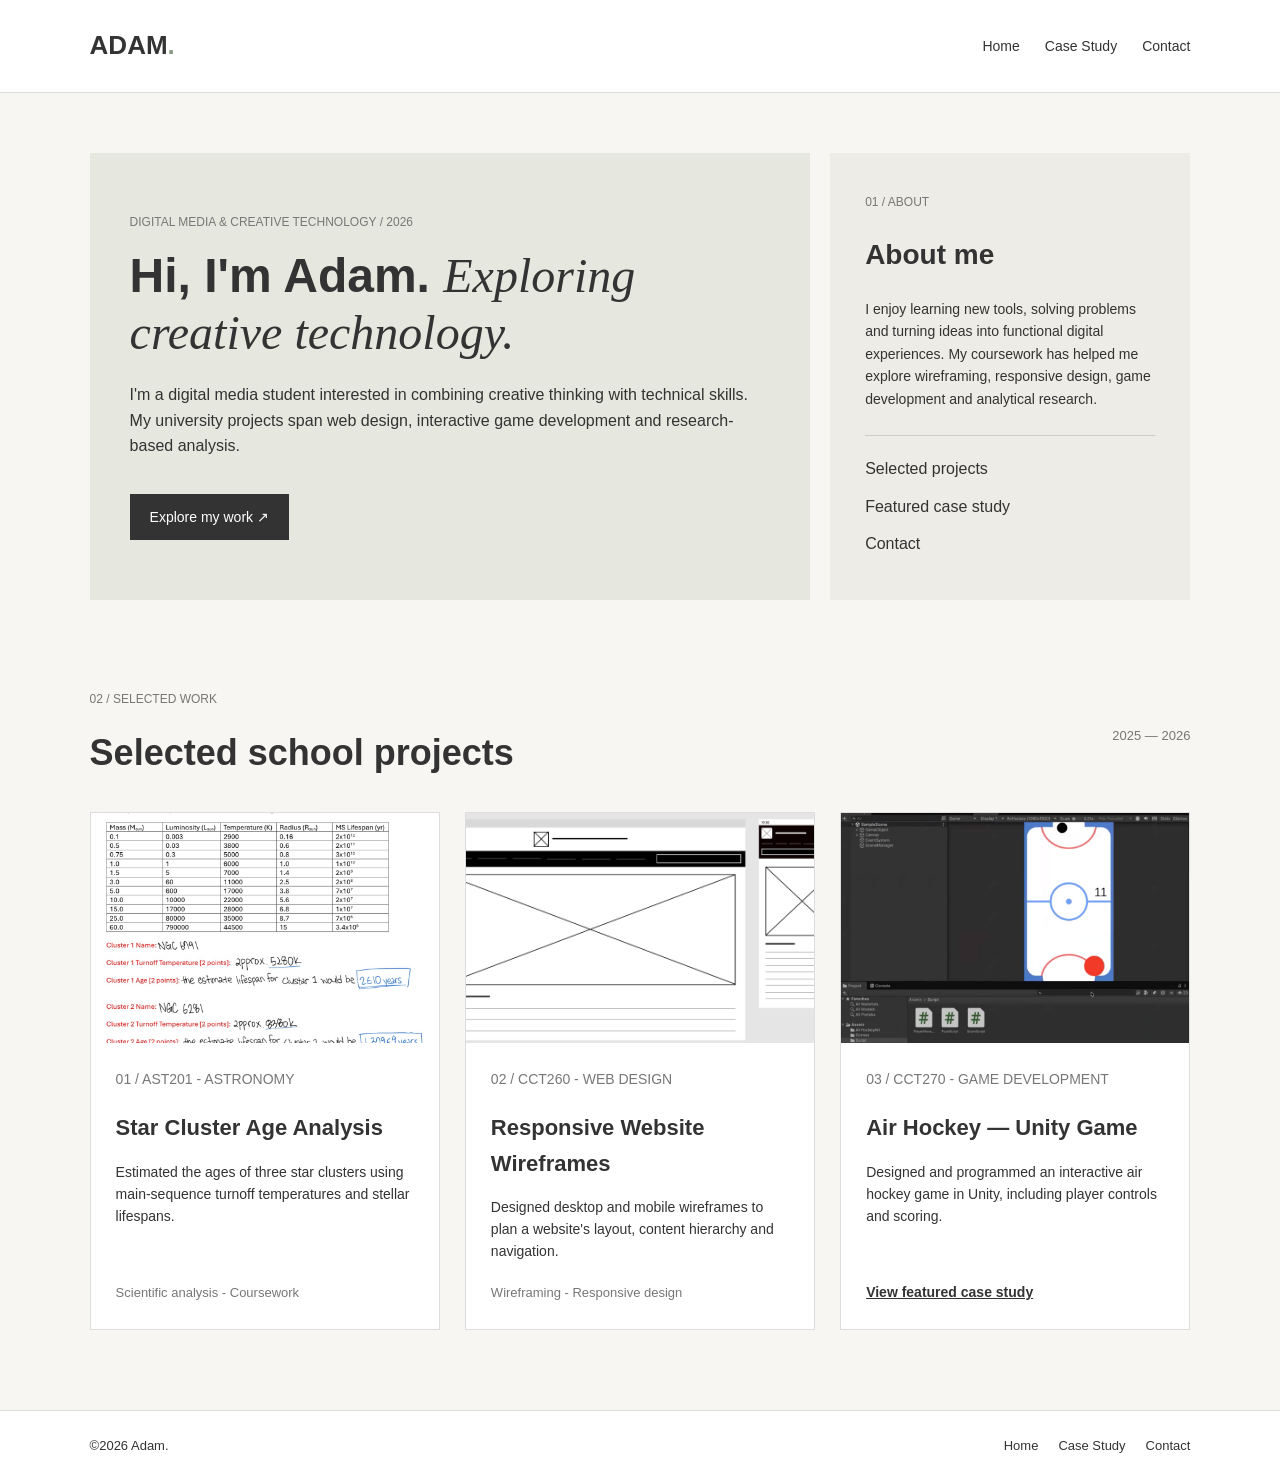
<file: index.html>
<!DOCTYPE html>
<html lang="en">

<head>
  <meta charset="UTF-8">
  <meta name="viewport" content="width=device-width, initial-scale=1.0">
  <title>Adam_CCT360_Project_1</title>
  <link rel="stylesheet" href="css/style.css">
</head>

<body>

  <header class="site-header">

    <a class="logo" href="index.html">ADAM<span class="dot">.</span></a>

    <nav class="main-nav" aria-label="Main navigation">
      <a href="index.html" aria-current="page">Home</a>
      <a href="detail.html">Case Study</a>
      <a href="index.html#contact">Contact</a>
    </nav>

  </header>

  <main>

    <section class="hero-grid" aria-label="Introduction">

      <div class="hero-primary">
        <p class="eyebrow">DIGITAL MEDIA & CREATIVE TECHNOLOGY / 2026</p>
        <h1>Hi, I'm Adam. <em>Exploring creative technology.</em></h1>
        <p class="intro">I'm a digital media student interested in combining creative thinking with technical skills. My university projects span web design, interactive game development and research-based analysis.</p>
        <a class="button button-dark" href="#work">Explore my work <span aria-hidden="true">↗</span></a>
      </div>

      <aside class="hero-secondary">
        <span class="side-index">01 / ABOUT</span>
        <h2>About me</h2>
        <p>I enjoy learning new tools, solving problems and turning ideas into functional digital experiences. My coursework has helped me explore wireframing, responsive design, game development and analytical research.</p>
        <div class="quick-links">
          <a href="#work">Selected projects</a>
          <a href="detail.html">Featured case study</a>
          <a href="index.html#contact">Contact</a>
        </div>
      </aside>

    </section>

    <section class="work-section" id="work">

      <div class="section-heading">
        <div>
          <p class="eyebrow">02 / SELECTED WORK</p>
          <h2>Selected school projects</h2>
        </div>
        <span class="muted">2025 — 2026</span>
      </div>

      <div class="cards-gallery">

        <article class="card">

          <div class="card-image">
            <img src="images/star_clusters.jpg" alt="AST201 worksheet showing star cluster turnoff temperatures and estimated ages" loading="lazy">
          </div>

          <div class="card-content">
            <p class="eyebrow">01 / AST201 - ASTRONOMY</p>
            <h3>Star Cluster Age Analysis</h3>
            <p>Estimated the ages of three star clusters using main-sequence turnoff temperatures and stellar lifespans.</p>
            <span class="project-label">Scientific analysis - Coursework</span>
          </div>

        </article>

        <article class="card">

          <div class="card-image">
            <img src="images/wireframe.jpg" alt="CCT260 black-and-white desktop and mobile website wireframes" loading="lazy">
          </div>

          <div class="card-content">
            <p class="eyebrow">02 / CCT260 - WEB DESIGN</p>
            <h3>Responsive Website Wireframes</h3>
            <p>Designed desktop and mobile wireframes to plan a website's layout, content hierarchy and navigation.</p>
            <span class="project-label">Wireframing - Responsive design</span>
          </div>

        </article>

        <article class="card">

          <a class="card-image" href="detail.html" aria-label="View Air Hockey game case study"><img src="images/air_hockey.jpg" alt="Unity editor showing Adam's mobile air hockey game and C-sharp scripts" loading="lazy"></a>
          <div class="card-content">
            <p class="eyebrow">03 / CCT270 - GAME DEVELOPMENT</p>
            <h3>Air Hockey — Unity Game</h3>
            <p>Designed and programmed an interactive air hockey game in Unity, including player controls and scoring.</p>
            <a class="text-link" href="detail.html">View featured case study</a>
          </div>

        </article>
      </div>
    </section>
  </main>

  <footer class="site-footer" id="contact">
    <span>©2026 Adam.</span>
    <div>
      <a href="index.html">Home</a>
      <a href="detail.html">Case Study</a>
      <a href="index.html#contact">Contact</a>
    </div>
  </footer>
  
</body>
</html>
</file>
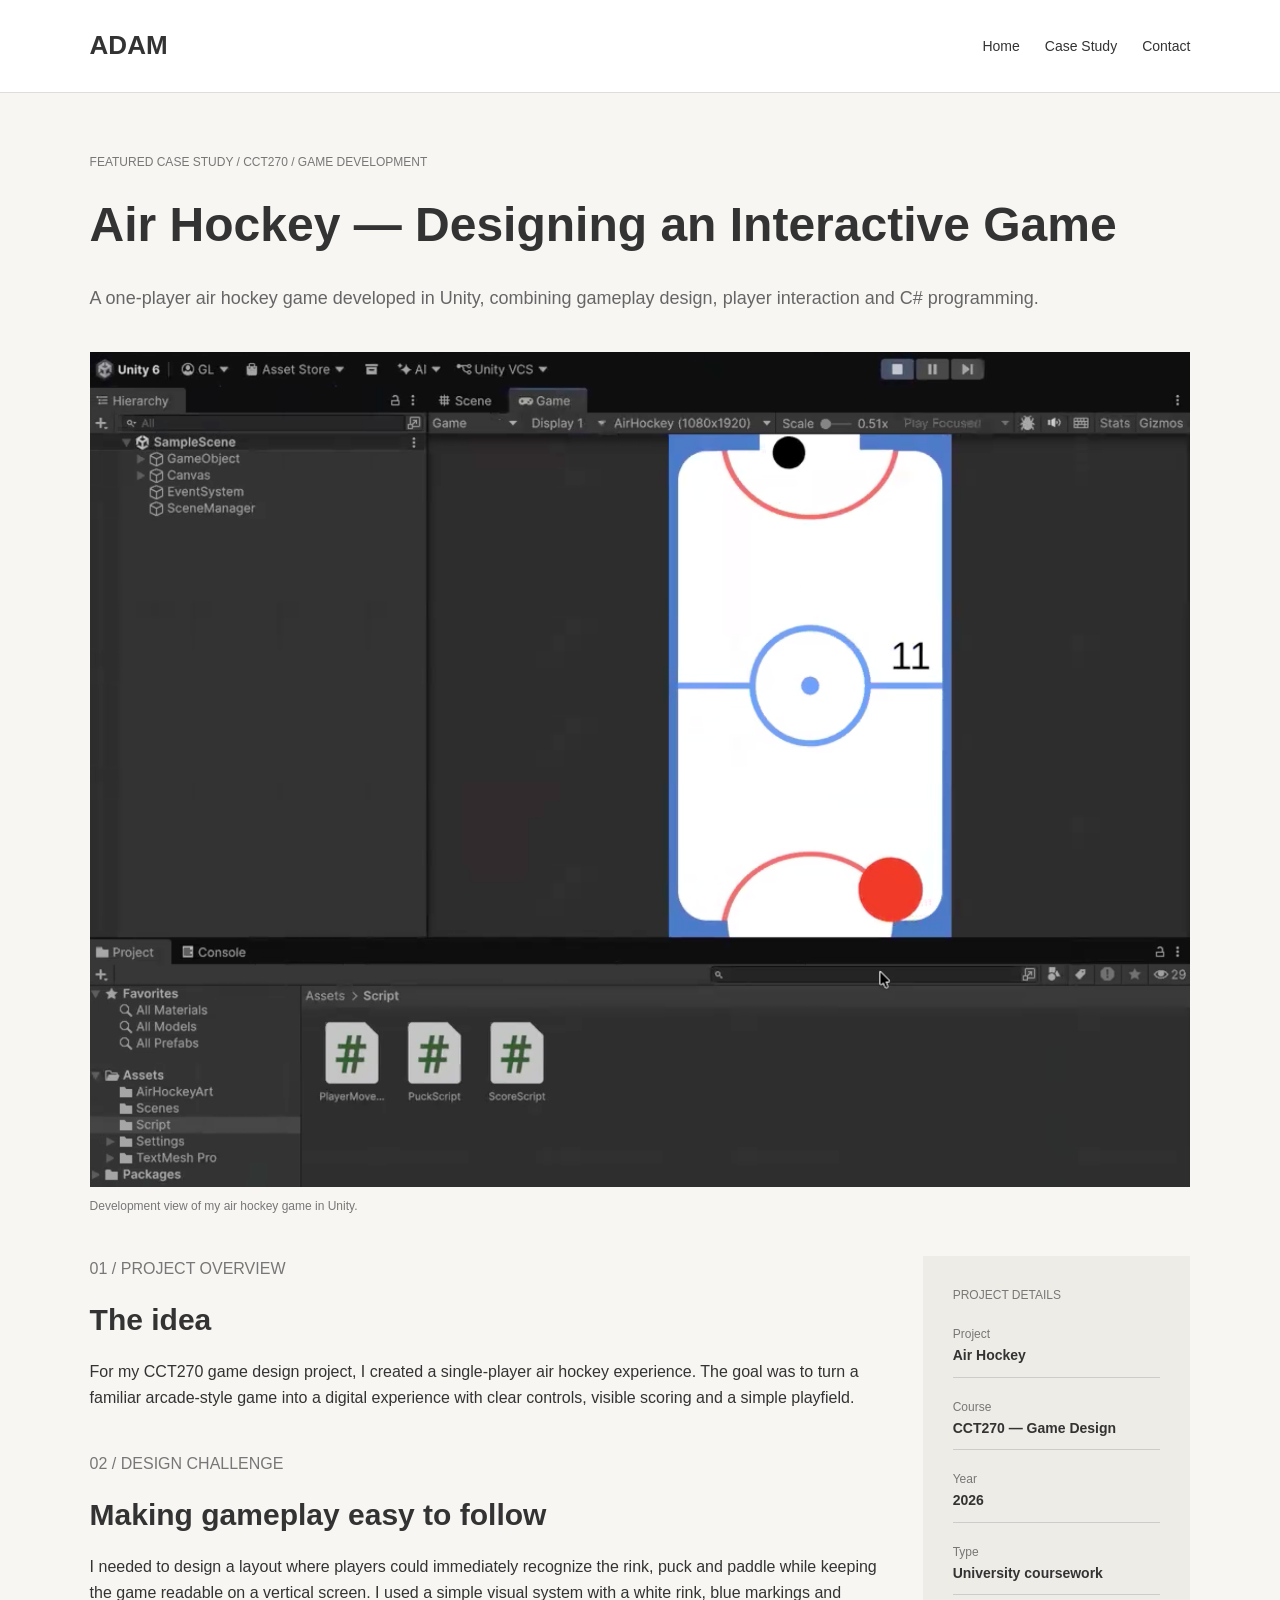
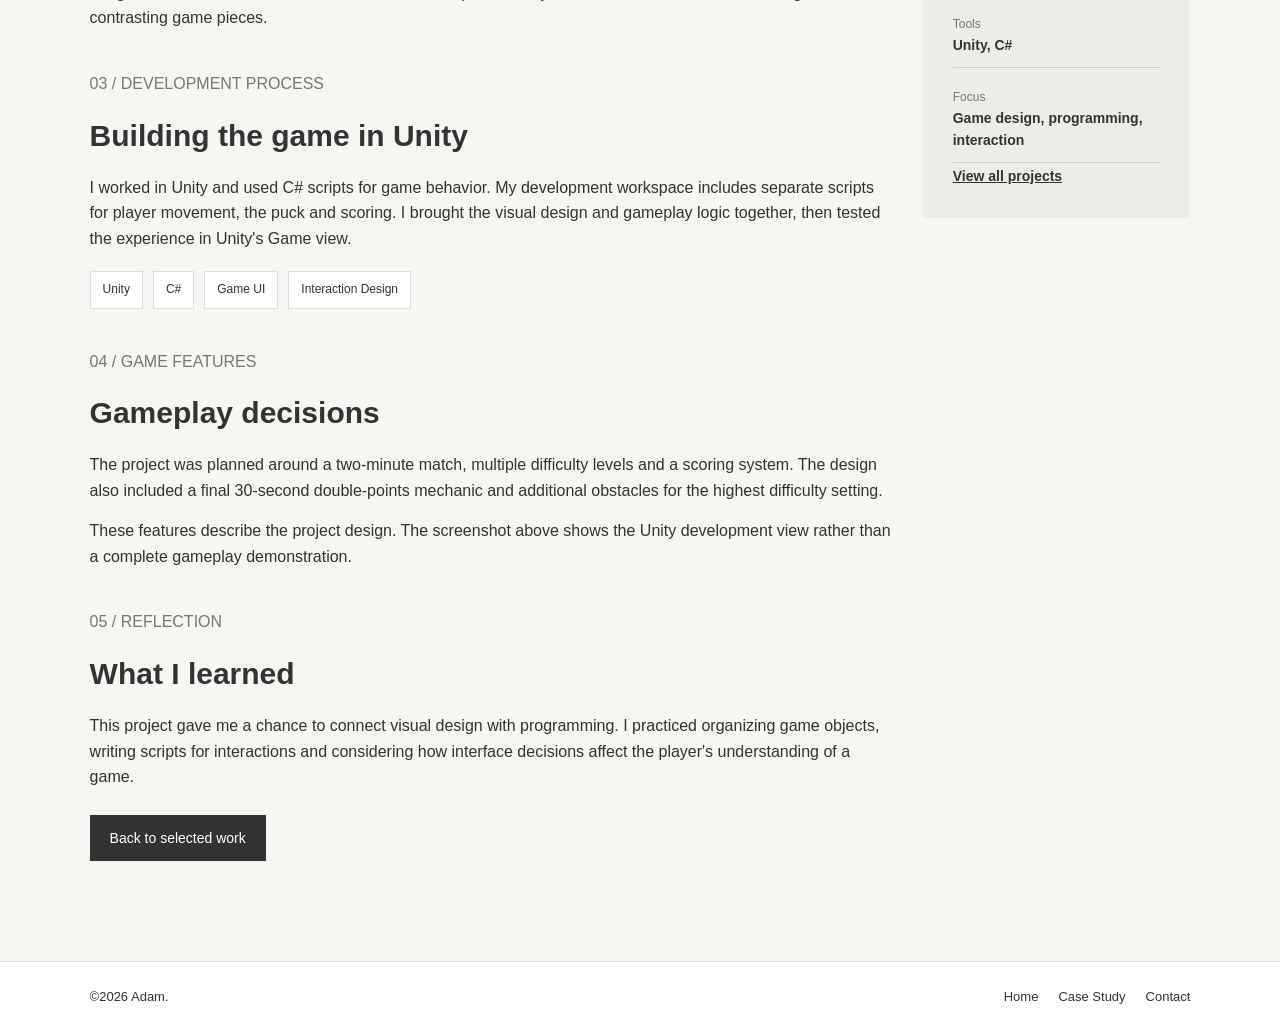
<file: detail.html>
<!DOCTYPE html>
<html lang="en">

<head>
  <meta charset="UTF-8">
  <meta name="viewport" content="width=device-width, initial-scale=1.0">
  <title>Air Hockey Game Case Study | Adam</title>
  <link rel="stylesheet" href="css/style.css">
</head>

<body>

  <header class="site-header">

    <a class="logo" href="index.html">ADAM<span class="dot"></span></a>

    <nav class="main-nav" aria-label="Main navigation">
      <a href="index.html">Home</a>
      <a href="detail.html" aria-current="page">Case Study</a>
      <a href="index.html#contact">Contact</a>
    </nav>

  </header>

  <main class="detail-layout">

    <section class="detail-hero">

      <p class="eyebrow">FEATURED CASE STUDY / CCT270 / GAME DEVELOPMENT</p>
      <h1>Air Hockey — Designing an Interactive Game</h1>
      <p class="lead-text">A one-player air hockey game developed in Unity, combining gameplay design, player interaction and C# programming.</p>

    </section>

    <figure class="case-screenshot">

      <img src="images/air_hockey.jpg" alt="Unity editor showing the vertical air hockey rink, puck, player paddle, score and C-sharp scripts">
      <figcaption>Development view of my air hockey game in Unity.</figcaption>

    </figure>

    <div class="content-grid">

      <article class="case-content">

        <section>
          <p class="eyebrow">01 / PROJECT OVERVIEW</p>
          <h2>The idea</h2>
          <p>For my CCT270 game design project, I created a single-player air hockey experience. The goal was to turn a familiar arcade-style game into a digital experience with clear controls, visible scoring and a simple playfield.</p>
        </section>

        <section>
          <p class="eyebrow">02 / DESIGN CHALLENGE</p>
          <h2>Making gameplay easy to follow</h2>
          <p>I needed to design a layout where players could immediately recognize the rink, puck and paddle while keeping the game readable on a vertical screen. I used a simple visual system with a white rink, blue markings and contrasting game pieces.</p>
        </section>

        <section>
          <p class="eyebrow">03 / DEVELOPMENT PROCESS</p>
          <h2>Building the game in Unity</h2>
          <p>I worked in Unity and used C# scripts for game behavior. My development workspace includes separate scripts for player movement, the puck and scoring. I brought the visual design and gameplay logic together, then tested the experience in Unity's Game view.</p>
          <div class="process-tags" aria-label="Skills demonstrated">
            <span>Unity</span>
            <span>C#</span>
            <span>Game UI</span>
            <span>Interaction Design</span>
          </div>
        </section>

        <section>
          <p class="eyebrow">04 / GAME FEATURES</p>
          <h2>Gameplay decisions</h2>
          <p>The project was planned around a two-minute match, multiple difficulty levels and a scoring system. The design also included a final 30-second double-points mechanic and additional obstacles for the highest difficulty setting.</p>
          <p class="case-note">These features describe the project design. The screenshot above shows the Unity development view rather than a complete gameplay demonstration.</p>
        </section>

        <section>
          <p class="eyebrow">05 / REFLECTION</p>
          <h2>What I learned</h2>
          <p>This project gave me a chance to connect visual design with programming. I practiced organizing game objects, writing scripts for interactions and considering how interface decisions affect the player's understanding of a game.</p>
          <a class="button button-dark" href="index.html#work"> Back to selected work</a>
        </section>

      </article>

      <aside class="project-sidebar" aria-label="Project information">
        <p class="eyebrow">PROJECT DETAILS</p>
        <dl>
          <dt>Project</dt><dd>Air Hockey</dd>
          <dt>Course</dt><dd>CCT270 — Game Design</dd>
          <dt>Year</dt><dd>2026</dd>
          <dt>Type</dt><dd>University coursework</dd>
          <dt>Tools</dt><dd>Unity, C#</dd>
          <dt>Focus</dt><dd>Game design, programming, interaction</dd>
        </dl>
        <a class="text-link" href="index.html#work">View all projects</a>
      </aside>
    </div>
  </main>

  <footer class="site-footer" id="contact">
    <span>©2026 Adam.</span>
    <div>
      <a href="index.html">Home</a>
      <a href="detail.html" aria-current="page">Case Study</a>
      <a href="index.html#contact">Contact</a>
    </div>
  </footer>
  
</body>
</html>
</file>
<file: css/style.css>
* {
    margin: 0;
    padding: 0;
    box-sizing: border-box;
}

body {
    font-family: Arial, Helvetica, sans-serif;
    background-color: #f8f6f3;
    color: #333333;
    line-height: 1.6;
}

a {
    text-decoration: none;
    color: inherit;
}

img {
    max-width: 100%;
    display: block;
}

.site-header {
    display: flex;
    justify-content: space-between;
    align-items: center;
    padding: 25px 7%;
    background-color: white;
    border-bottom: 1px solid #dddddd;
}

.logo {
    font-size: 26px;
    font-weight: bold;
}

.dot {
    color: #8a9b82;
}

.main-nav {
    display: flex;
    gap: 25px;
}

.main-nav a {
    font-size: 14px;
}

.main-nav a:hover {
    color: #8a9b82;
}

.hero-grid {
    display: grid;
    grid-template-columns: 1fr;
    gap: 20px;
    padding: 60px 7%;
}

.hero-primary {
    background-color: #e6e8df;
    padding: 60px 40px;
}

.eyebrow {
    font-size: 12px;
    color: #777777;
    margin-bottom: 15px;
}

.hero-primary h1 {
    font-size: 48px;
    margin-bottom: 20px;
    line-height: 1.2;
}

.hero-primary h1 em {
    font-family: Georgia, serif;
    font-weight: normal;
}

.intro {
    font-size: 16px;
    margin-bottom: 25px;
}

.button {
    display: inline-block;
    padding: 12px 20px;
    font-size: 14px;
    margin-top: 10px;
}

.button-dark {
    background-color: #333333;
    color: white;
}

.button:hover {
    background-color: #777777;
    color: white;
}

.hero-secondary {
    background-color: #eeece6;
    padding: 35px;
}

.hero-secondary h2 {
    font-size: 28px;
    margin: 20px 0;
}

.hero-secondary p {
    font-size: 14px;
}

.side-index {
    font-size: 12px;
    color: #777777;
}

.quick-links {
    display: flex;
    flex-direction: column;
    gap: 12px;
    margin-top: 25px;
    padding-top: 20px;
    border-top: 1px solid #cccccc;
}

.work-section {
    padding: 30px 7% 80px;
}

.section-heading {
    display: flex;
    justify-content: space-between;
    align-items: center;
    margin-bottom: 30px;
}

.section-heading h2 {
    font-size: 36px;
}

.muted {
    color: #777777;
    font-size: 13px;
}

.cards-gallery {
    display: grid;
    grid-template-columns: repeat(auto-fit, minmax(280px, 1fr));
    gap: 25px;
}

.card {
    display: flex;
    flex-direction: column;
    background-color: white;
    border: 1px solid #dddddd;
}

.card-image {
    height: 230px;
    overflow: hidden;
}

.card-image img {
    width: 100%;
    height: 100%;
    object-fit: cover;
}

.image-one {
    background-color: #cbd1bf;
}

.image-two {
    background-color: #d6c8bb;
}

.image-three {
    background-color: #bfc9ca;
}

.card-content {
    display: flex;
    flex-direction: column;
    flex: 1;
    padding: 25px;
}

.card-content h3 {
    font-size: 22px;
    margin-bottom: 15px;
}

.card-content p {
    font-size: 14px;
    margin-bottom: 20px;
}

.text-link {
    margin-top: auto;
    font-size: 14px;
    font-weight: bold;
    text-decoration: underline;
    align-self: flex-start;
}

.project-label {
    margin-top: auto;
    font-size: 13px;
    color: #777777;
}

.site-footer {
    display: flex;
    justify-content: space-between;
    align-items: center;
    padding: 25px 7%;
    background-color: white;
    border-top: 1px solid #dddddd;
    font-size: 13px;
}

.site-footer div {
    display: flex;
    gap: 20px;
}

.detail-layout {
    padding: 60px 7%;
}

.detail-hero {
    margin-bottom: 40px;
}

.detail-hero h1 {
    font-size: 48px;
    margin-bottom: 20px;
}

.lead-text {
    font-size: 18px;
    color: #666666;
}

.case-banner {
    display: flex;
    justify-content: center;
    align-items: center;
    background-color: #cbd1bf;
    min-height: 300px;
    margin-bottom: 50px;
}

.content-grid {
    display: grid;
    grid-template-columns: 1fr;
    gap: 30px;
}

.case-content section {
    margin-bottom: 40px;
}

.case-content h2 {
    font-size: 30px;
    margin-bottom: 15px;
}

.case-content p {
    margin-bottom: 15px;
    font-size: 16px;
}

.case-screenshot {
    margin-bottom: 40px;
}

.case-screenshot img {
    width: 100%;
    height: auto;
}

.case-screenshot figcaption {
    font-size: 12px;
    color: #777777;
    margin-top: 10px;
}

.case-visuals {
    display: grid;
    grid-template-columns: 1fr 1fr;
    gap: 20px;
    margin-bottom: 40px;
}

.visual-block {
    display: flex;
    flex-direction: column;
    justify-content: center;
    align-items: center;
    min-height: 200px;
}

.visual-a {
    background-color: #283b32;
    color: white;
}

.visual-b {
    background-color: #e5dfd5;
}

.visual-block span {
    font-size: 60px;
}

.visual-block small {
    font-size: 12px;
}

.project-sidebar {
    background-color: #eeece6;
    padding: 30px;
    align-self: start;
}

.project-sidebar dt {
    font-size: 12px;
    color: #777777;
    margin-top: 20px;
}

.project-sidebar dd {
    font-size: 14px;
    font-weight: bold;
    padding-bottom: 10px;
    border-bottom: 1px solid #cccccc;
}

.process-tags {
    display: flex;
    flex-wrap: wrap;
    gap: 10px;
    margin-top: 20px;
}

.process-tags span {
    background-color: white;
    border: 1px solid #dddddd;
    padding: 8px 12px;
    font-size: 12px;
}

@media screen and (min-width: 768px) {

    .hero-grid {
        grid-template-columns: 2fr 1fr;
    }

    .content-grid {
        grid-template-columns: 3fr 1fr;
    }

}

@media screen and (max-width: 767px) {

    .site-header {
        flex-direction: column;
        gap: 15px;
        padding: 20px;
    }

    .main-nav {
        gap: 15px;
    }

    .hero-grid {
        grid-template-columns: 1fr;
        padding: 30px 5%;
    }

    .hero-primary {
        padding: 40px 25px;
    }

    .hero-primary h1 {
        font-size: 36px;
    }

    .hero-secondary {
        padding: 25px;
    }

    .work-section {
        padding: 30px 5%;
    }

    .section-heading h2 {
        font-size: 28px;
    }

    .cards-gallery {
        grid-template-columns: 1fr;
    }

    .detail-layout {
        padding: 30px 5%;
    }

    .detail-hero h1 {
        font-size: 36px;
    }

    .content-grid {
        grid-template-columns: 1fr;
    }

    .case-visuals {
        grid-template-columns: 1fr;
    }

    .site-footer {
        flex-direction: column;
        gap: 15px;
        text-align: center;
    }

}
</file>
